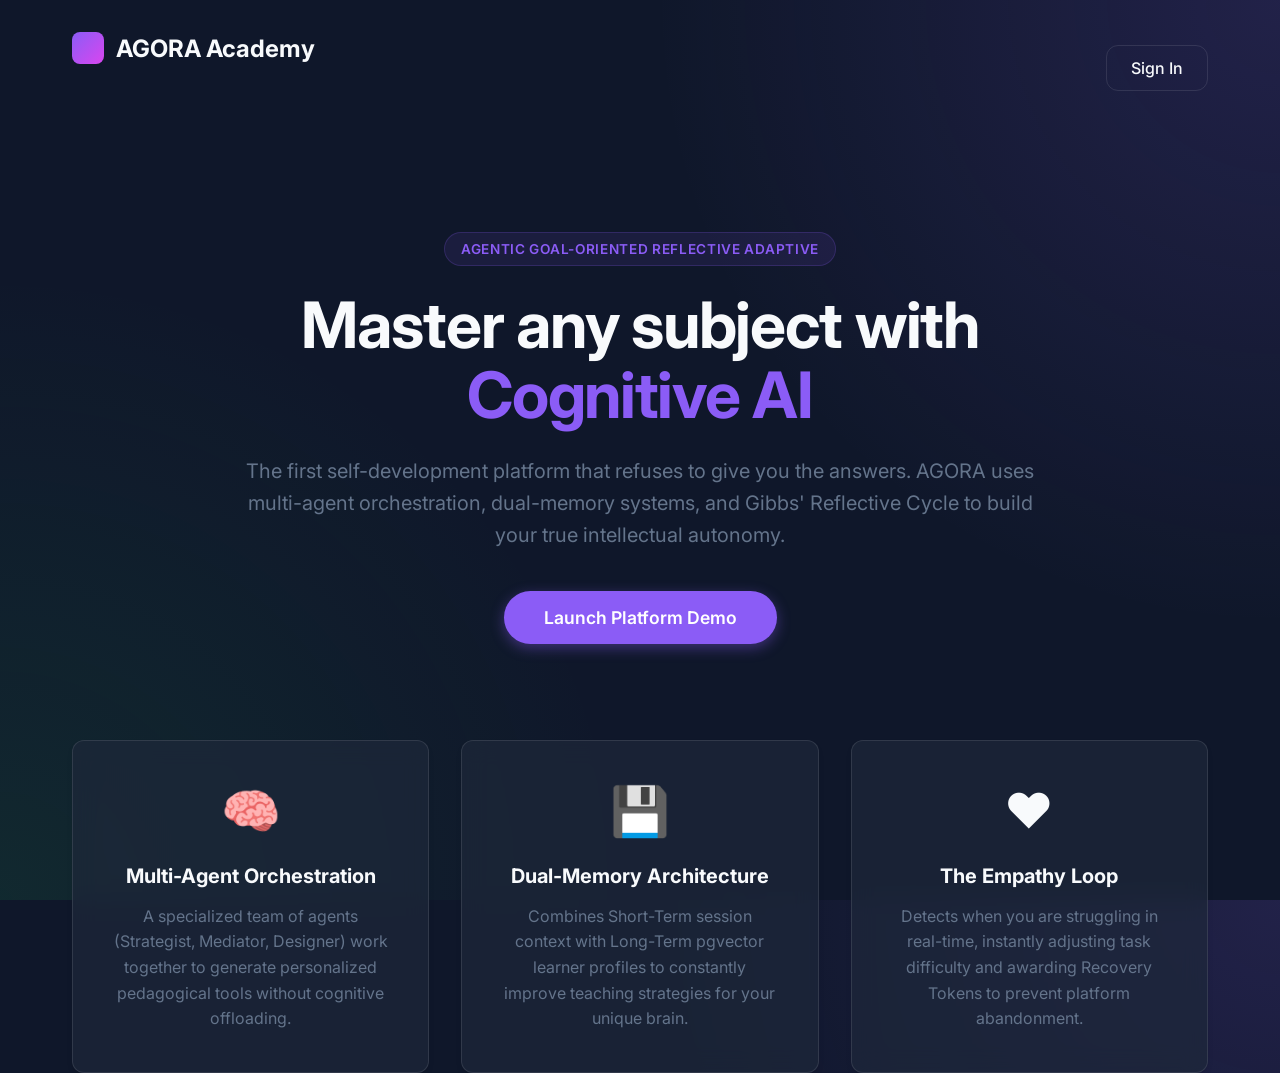
<file: index.html>
<!DOCTYPE html>
<html lang="en">
<head>
    <meta charset="UTF-8">
    <meta name="viewport" content="width=device-width, initial-scale=1.0">
    <title>AGORA Academy | Welcome</title>
    <link rel="stylesheet" href="style.css">
    <link href="https://fonts.googleapis.com/css2?family=Inter:wght@400;500;600;700&display=swap" rel="stylesheet">
</head>
<body class="landing-body">
    <div class="landing-container">
        <!-- Navigation -->
        <nav class="landing-nav">
            <div class="logo">
                <div class="logo-icon"></div>
                <h2>AGORA Academy</h2>
            </div>
            <a href="app.html" class="btn-outline">Sign In</a>
        </nav>
        
        <!-- Hero Section -->
        <header class="hero">
            <div class="hero-badge">Agentic Goal-Oriented Reflective Adaptive</div>
            <h1 class="hero-title">Master any subject with <span class="text-purple">Cognitive AI</span></h1>
            <p class="hero-subtitle">The first self-development platform that refuses to give you the answers. AGORA uses multi-agent orchestration, dual-memory systems, and Gibbs' Reflective Cycle to build your true intellectual autonomy.</p>
            <a href="app.html" class="btn-primary hero-btn">Launch Platform Demo</a>
        </header>

        <!-- Features Grid -->
        <section class="features">
            <div class="feature-card glass">
                <div class="feature-icon">🧠</div>
                <h3>Multi-Agent Orchestration</h3>
                <p>A specialized team of agents (Strategist, Mediator, Designer) work together to generate personalized pedagogical tools without cognitive offloading.</p>
            </div>
            <div class="feature-card glass">
                <div class="feature-icon">💾</div>
                <h3>Dual-Memory Architecture</h3>
                <p>Combines Short-Term session context with Long-Term pgvector learner profiles to constantly improve teaching strategies for your unique brain.</p>
            </div>
            <div class="feature-card glass">
                <div class="feature-icon">❤️</div>
                <h3>The Empathy Loop</h3>
                <p>Detects when you are struggling in real-time, instantly adjusting task difficulty and awarding Recovery Tokens to prevent platform abandonment.</p>
            </div>
        </section>
    </div>
</body>
</html>
</file>
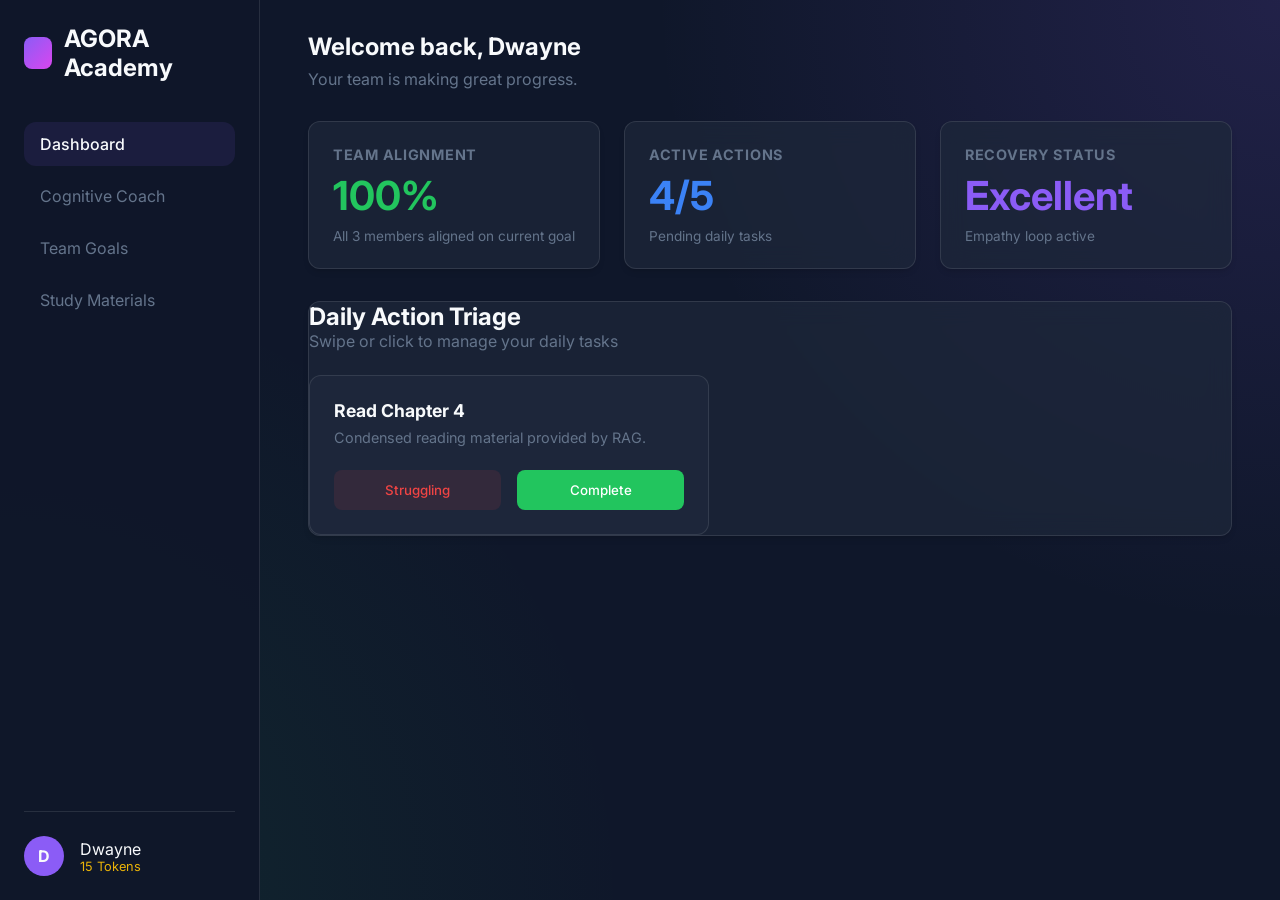
<file: app.html>
<!DOCTYPE html>
<html lang="en">
<head>
    <meta charset="UTF-8">
    <meta name="viewport" content="width=device-width, initial-scale=1.0">
    <title>AGORA Agentic Goal-Oriented Reflective Adaptive academy</title>
    <link rel="stylesheet" href="style.css">
    <link href="https://fonts.googleapis.com/css2?family=Inter:wght@400;500;600;700&display=swap" rel="stylesheet">
</head>
<body>
    <div class="app-container">
        <!-- Sidebar Navigation -->
        <nav class="sidebar">
            <div class="logo">
                <div class="logo-icon"></div>
                <h2>AGORA Academy</h2>
            </div>
            <ul class="nav-links">
                <li class="active" data-target="dashboard">Dashboard</li>
                <li data-target="coach">Cognitive Coach</li>
                <li data-target="goals">Team Goals</li>
                <li data-target="materials">Study Materials</li>
            </ul>
            <div class="user-profile">
                <div class="avatar">D</div>
                <div class="user-info">
                    <span class="name">Dwayne</span>
                    <span class="tokens">15 Tokens</span>
                </div>
            </div>
        </nav>

        <!-- Main Content Area -->
        <main class="main-content">
            
            <!-- Dashboard View -->
            <section id="dashboard" class="view active-view">
                <header>
                    <h1>Welcome back, Dwayne</h1>
                    <p>Your team is making great progress.</p>
                </header>

                <div class="stats-grid">
                    <div class="stat-card glass">
                        <h3>Team Alignment</h3>
                        <div class="stat-value text-green">100%</div>
                        <p>All 3 members aligned on current goal</p>
                    </div>
                    <div class="stat-card glass">
                        <h3>Active Actions</h3>
                        <div class="stat-value text-blue">4/5</div>
                        <p>Pending daily tasks</p>
                    </div>
                    <div class="stat-card glass">
                        <h3>Recovery Status</h3>
                        <div class="stat-value text-purple">Excellent</div>
                        <p>Empathy loop active</p>
                    </div>
                </div>

                <div class="recent-activity glass mt-6">
                    <h2>Daily Action Triage</h2>
                    <p class="subtitle">Swipe or click to manage your daily tasks</p>
                    
                    <div class="swipe-container">
                        <div class="action-card" id="card-1">
                            <h4>Read Chapter 4</h4>
                            <p>Condensed reading material provided by RAG.</p>
                            <div class="card-actions">
                                <button class="btn-reject" onclick="handleStruggle('card-1')">Struggling</button>
                                <button class="btn-accept" onclick="handleComplete('card-1')">Complete</button>
                            </div>
                        </div>
                    </div>
                </div>
            </section>

            <!-- Cognitive Coach View -->
            <section id="coach" class="view">
                <header>
                    <h1>Cognitive Coach</h1>
                    <p>Goal Formulation Phase</p>
                </header>

                <div class="chat-container glass">
                    <div class="chat-history" id="chat-history">
                        <div class="message agent">
                            <div class="avatar agent-avatar">AI</div>
                            <div class="bubble">Hello team! What would you like to achieve today?</div>
                        </div>
                    </div>
                    
                    <div class="chat-input-area">
                        <button class="voice-btn" id="voice-btn" title="Use Voice Dictation">🎤</button>
                        <input type="text" id="chat-input" placeholder="Type your goal here...">
                        <button class="send-btn" id="send-btn">Send</button>
                    </div>
                </div>
            </section>

        </main>
    </div>
    <script src="app.js"></script>
</body>
</html>
</file>
<file: style.css>
/* Root Variables & shadcn-inspired Theme */
:root {
    --background: #0f172a;
    --foreground: #f8fafc;
    --card: rgba(30, 41, 59, 0.7);
    --card-border: rgba(255, 255, 255, 0.1);
    --primary: #8b5cf6;
    --primary-hover: #7c3aed;
    --success: #22c55e;
    --warning: #eab308;
    --danger: #ef4444;
    --muted: #64748b;
    
    --radius: 0.75rem;
    --transition: all 0.2s ease-in-out;
}

* {
    margin: 0;
    padding: 0;
    box-sizing: border-box;
    font-family: 'Inter', sans-serif;
}

body {
    background-color: var(--background);
    color: var(--foreground);
    height: 100vh;
    overflow: hidden;
    /* Subtle gradient background */
    background-image: radial-gradient(circle at top right, rgba(139, 92, 246, 0.15), transparent 40%),
                      radial-gradient(circle at bottom left, rgba(34, 197, 94, 0.1), transparent 40%);
}

/* Glassmorphism Utility */
.glass {
    background: var(--card);
    backdrop-filter: blur(12px);
    -webkit-backdrop-filter: blur(12px);
    border: 1px solid var(--card-border);
    border-radius: var(--radius);
    box-shadow: 0 4px 6px -1px rgba(0, 0, 0, 0.1), 0 2px 4px -1px rgba(0, 0, 0, 0.06);
}

/* Layout */
.app-container {
    display: flex;
    height: 100vh;
    width: 100vw;
}

/* Sidebar */
.sidebar {
    width: 260px;
    background: rgba(15, 23, 42, 0.95);
    border-right: 1px solid var(--card-border);
    display: flex;
    flex-direction: column;
    padding: 1.5rem;
}

.logo {
    display: flex;
    align-items: center;
    gap: 0.75rem;
    margin-bottom: 2.5rem;
}

.logo-icon {
    width: 32px;
    height: 32px;
    background: linear-gradient(135deg, var(--primary), #d946ef);
    border-radius: 8px;
}

.nav-links {
    list-style: none;
    flex: 1;
    display: flex;
    flex-direction: column;
    gap: 0.5rem;
}

.nav-links li {
    padding: 0.75rem 1rem;
    border-radius: var(--radius);
    cursor: pointer;
    color: var(--muted);
    transition: var(--transition);
}

.nav-links li:hover, .nav-links li.active {
    background: rgba(139, 92, 246, 0.1);
    color: var(--foreground);
    font-weight: 500;
}

.user-profile {
    display: flex;
    align-items: center;
    gap: 1rem;
    padding-top: 1.5rem;
    border-top: 1px solid var(--card-border);
}

.avatar {
    width: 40px;
    height: 40px;
    border-radius: 50%;
    background: var(--primary);
    display: flex;
    align-items: center;
    justify-content: center;
    font-weight: bold;
}

.user-info {
    display: flex;
    flex-direction: column;
}

.user-info .tokens {
    font-size: 0.8rem;
    color: var(--warning);
}

/* Main Content */
.main-content {
    flex: 1;
    padding: 2rem 3rem;
    overflow-y: auto;
}

.view {
    display: none;
    animation: fadeIn 0.3s ease-in-out;
}

.active-view {
    display: block;
}

@keyframes fadeIn {
    from { opacity: 0; transform: translateY(10px); }
    to { opacity: 1; transform: translateY(0); }
}

header {
    margin-bottom: 2rem;
}

header p {
    color: var(--muted);
    margin-top: 0.5rem;
}

/* Dashboard Stats */
.stats-grid {
    display: grid;
    grid-template-columns: repeat(auto-fit, minmax(250px, 1fr));
    gap: 1.5rem;
}

.stat-card {
    padding: 1.5rem;
}

.stat-card h3 {
    font-size: 0.9rem;
    color: var(--muted);
    text-transform: uppercase;
    letter-spacing: 0.05em;
    margin-bottom: 0.5rem;
}

.stat-value {
    font-size: 2.5rem;
    font-weight: 700;
    margin-bottom: 0.5rem;
}

.text-green { color: var(--success); }
.text-blue { color: #3b82f6; }
.text-purple { color: var(--primary); }

.stat-card p {
    font-size: 0.85rem;
    color: var(--muted);
}

/* Action Cards / Swipe UI */
.mt-6 { margin-top: 2rem; }
.subtitle { color: var(--muted); margin-bottom: 1.5rem; }

.action-card {
    background: rgba(30, 41, 59, 0.9);
    border: 1px solid var(--card-border);
    border-radius: var(--radius);
    padding: 1.5rem;
    max-width: 400px;
    transition: var(--transition);
}

.action-card:hover {
    transform: translateY(-2px);
    box-shadow: 0 10px 15px -3px rgba(0, 0, 0, 0.1);
}

.action-card h4 {
    font-size: 1.1rem;
    margin-bottom: 0.5rem;
}

.action-card p {
    font-size: 0.9rem;
    color: var(--muted);
    margin-bottom: 1.5rem;
}

.card-actions {
    display: flex;
    gap: 1rem;
}

button {
    flex: 1;
    padding: 0.75rem;
    border: none;
    border-radius: calc(var(--radius) - 0.25rem);
    font-weight: 500;
    cursor: pointer;
    transition: var(--transition);
}

.btn-reject {
    background: rgba(239, 68, 68, 0.1);
    color: var(--danger);
}

.btn-reject:hover {
    background: rgba(239, 68, 68, 0.2);
}

.btn-accept {
    background: var(--success);
    color: white;
}

.btn-accept:hover {
    background: #16a34a;
}

/* Chat Interface */
.chat-container {
    display: flex;
    flex-direction: column;
    height: 60vh;
    border-radius: var(--radius);
    overflow: hidden;
}

.chat-history {
    flex: 1;
    padding: 1.5rem;
    overflow-y: auto;
    display: flex;
    flex-direction: column;
    gap: 1rem;
}

.message {
    display: flex;
    gap: 1rem;
    max-width: 80%;
}

.message.user {
    align-self: flex-end;
    flex-direction: row-reverse;
}

.bubble {
    padding: 1rem;
    border-radius: var(--radius);
    line-height: 1.5;
}

.agent .bubble {
    background: rgba(255, 255, 255, 0.05);
    border-bottom-left-radius: 0;
}

.user .bubble {
    background: var(--primary);
    border-bottom-right-radius: 0;
}

.agent-avatar {
    width: 32px;
    height: 32px;
    background: #3b82f6;
    font-size: 0.8rem;
}

.user-avatar {
    width: 32px;
    height: 32px;
    background: var(--success);
    font-size: 0.8rem;
}

.chat-input-area {
    display: flex;
    padding: 1rem;
    gap: 0.5rem;
    background: rgba(15, 23, 42, 0.5);
    border-top: 1px solid var(--card-border);
}

#chat-input {
    flex: 1;
    background: rgba(0, 0, 0, 0.2);
    border: 1px solid var(--card-border);
    border-radius: 20px;
    padding: 0.75rem 1.25rem;
    color: white;
    outline: none;
}

#chat-input:focus {
    border-color: var(--primary);
}

.voice-btn {
    flex: 0 0 auto;
    background: transparent;
    border: 1px solid var(--card-border);
    color: white;
    width: 40px;
    height: 40px;
    border-radius: 50%;
    display: flex;
    align-items: center;
    justify-content: center;
    font-size: 1.2rem;
}

.voice-btn.recording {
    background: rgba(239, 68, 68, 0.2);
    border-color: var(--danger);
    animation: pulse 1.5s infinite;
}

.send-btn {
    flex: 0 0 auto;
    background: var(--primary);
    color: white;
    width: auto;
    padding: 0 1.5rem;
    border-radius: 20px;
}

.send-btn:hover {
    background: var(--primary-hover);
}

@keyframes pulse {
    0% { box-shadow: 0 0 0 0 rgba(239, 68, 68, 0.4); }
    70% { box-shadow: 0 0 0 10px rgba(239, 68, 68, 0); }
    100% { box-shadow: 0 0 0 0 rgba(239, 68, 68, 0); }
}

/* =========================================
   Landing Page Styles
========================================= */
.landing-body {
    overflow-y: auto;
    padding-bottom: 4rem;
}

.landing-container {
    max-width: 1200px;
    margin: 0 auto;
    padding: 0 2rem;
}

.landing-nav {
    display: flex;
    justify-content: space-between;
    align-items: center;
    padding: 2rem 0;
}

.btn-outline {
    background: transparent;
    border: 1px solid var(--card-border);
    color: var(--foreground);
    padding: 0.75rem 1.5rem;
    border-radius: var(--radius);
    text-decoration: none;
    font-weight: 500;
    transition: var(--transition);
}

.btn-outline:hover {
    background: rgba(255, 255, 255, 0.05);
}

.hero {
    text-align: center;
    padding: 6rem 0 4rem;
    max-width: 800px;
    margin: 0 auto;
}

.hero-badge {
    display: inline-block;
    padding: 0.5rem 1rem;
    background: rgba(139, 92, 246, 0.1);
    color: var(--primary);
    border: 1px solid rgba(139, 92, 246, 0.2);
    border-radius: 20px;
    font-size: 0.85rem;
    font-weight: 600;
    margin-bottom: 1.5rem;
    letter-spacing: 0.05em;
    text-transform: uppercase;
}

.hero-title {
    font-size: 4rem;
    line-height: 1.1;
    font-weight: 700;
    margin-bottom: 1.5rem;
    letter-spacing: -0.02em;
}

.hero-subtitle {
    font-size: 1.25rem;
    color: var(--muted);
    line-height: 1.6;
    margin-bottom: 2.5rem;
}

.btn-primary {
    display: inline-block;
    background: var(--primary);
    color: white;
    padding: 1rem 2.5rem;
    border-radius: 30px;
    text-decoration: none;
    font-weight: 600;
    font-size: 1.1rem;
    transition: var(--transition);
    box-shadow: 0 4px 14px 0 rgba(139, 92, 246, 0.39);
}

.btn-primary:hover {
    background: var(--primary-hover);
    transform: translateY(-2px);
    box-shadow: 0 6px 20px rgba(139, 92, 246, 0.23);
}

.features {
    display: grid;
    grid-template-columns: repeat(auto-fit, minmax(300px, 1fr));
    gap: 2rem;
    margin-top: 2rem;
}

.feature-card {
    padding: 2.5rem;
    text-align: center;
    transition: var(--transition);
}

.feature-card:hover {
    transform: translateY(-5px);
}

.feature-icon {
    font-size: 3rem;
    margin-bottom: 1.5rem;
}

.feature-card h3 {
    font-size: 1.25rem;
    margin-bottom: 1rem;
}

.feature-card p {
    color: var(--muted);
    line-height: 1.6;
}
</file>
